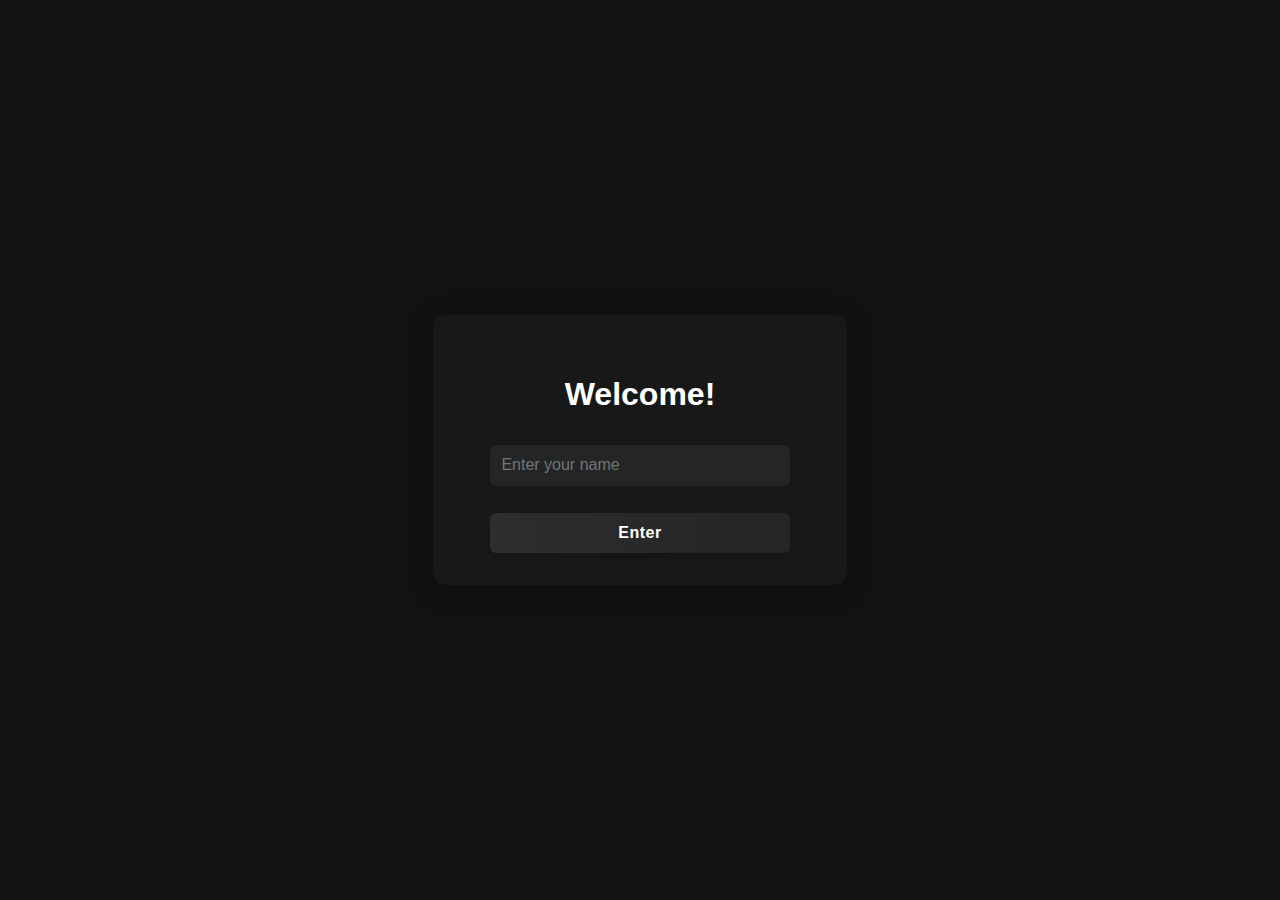
<file: index.html>
<!DOCTYPE html>
<html lang="en">
<head>
  <meta charset="UTF-8">
  <title>Login | Focus Mode Dashboard</title>
  <meta name="viewport" content="width=device-width, initial-scale=1.0">
  <link rel="stylesheet" href="style.css">
  
</head>
<body>
  <div class="login-card">
    <h1>Welcome!</h1>
    <form id="login-form" autocomplete="off">
      <input type="text" id="username" placeholder="Enter your name" required autofocus>
      <button type="submit">Enter</button>
    </form>
  </div>
  <script>
    // On form submit, store name and redirect to dashboard
    document.getElementById('login-form').onsubmit = function(e) {
      e.preventDefault();
      const name = document.getElementById('username').value.trim();
      if (name) {
        localStorage.setItem('focusUserName', name);
        window.location.href = "dashboard.html";
      }
    };
    // If already logged in, skip login
    if (localStorage.getItem('focusUserName')) {
      window.location.href = "dashboard.html";
    }
  </script>
</body>
</html>
</file>
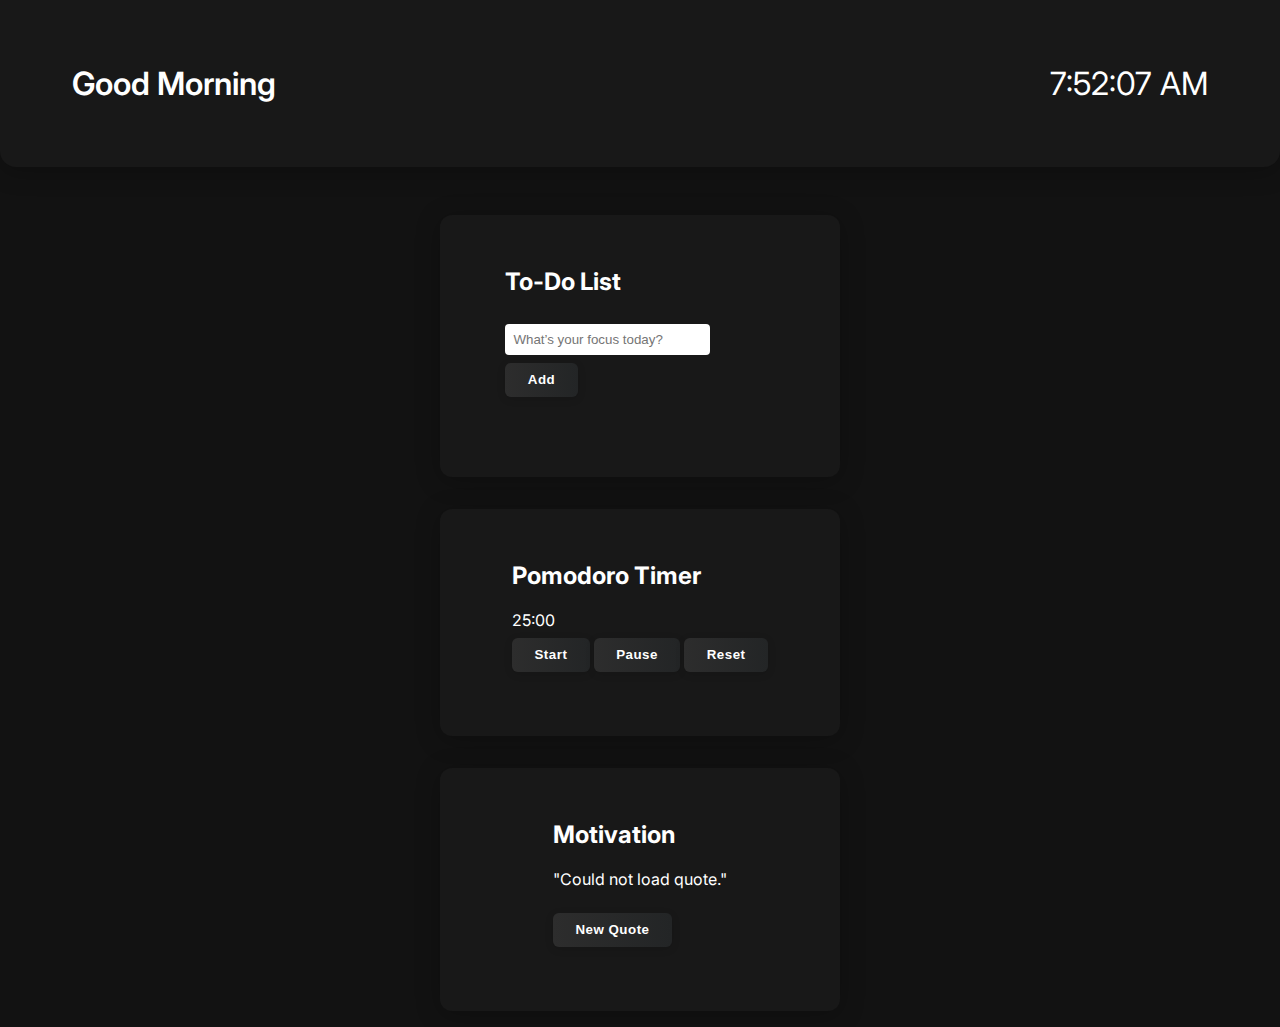
<file: dashboard.html>
<!DOCTYPE html>
<html lang="en">
<head>
  <meta charset="UTF-8">
  <meta name="viewport" content="width=device-width, initial-scale=1.0">
  <title>Focus Mode Dashboard</title>
  <link rel="stylesheet" href="style.css">
  <link href="https://fonts.googleapis.com/css2?family=Inter:wght@400;600&display=swap" rel="stylesheet">
</head>
<body>
  <div class="header-section card">
    <header>
      <h1 id="greeting">Welcome</h1>
      <div id="clock">00:00:00</div>
    </header>
  </div>

  <div class="todo-section card">
    <section class="todo">
      <h2>To-Do List</h2>
      <form id="todo-form">
        <input type="text" id="todo-input" placeholder="What’s your focus today?">
        <button type="submit">Add</button>
      </form>
      <ul id="todo-list"></ul>
    </section>
  </div>

  <div class="pomodoro-section card">
    <section class="pomodoro">
      <h2>Pomodoro Timer</h2>
      <div id="timer">25:00</div>
      <div class="pomodoro-buttons">
        <button id="start">Start</button>
        <button id="pause">Pause</button>
        <button id="reset">Reset</button>
      </div>
    </section>
  </div>

  <div class="quote-section card">
    <section class="quote">
      <h2>Motivation</h2>
      <p id="quote-text">"Loading quote..."</p>
      <button id="new-quote">New Quote</button>
    </section>
  </div>

  <script src="script.js"></script>
</body>
</html>
</file>
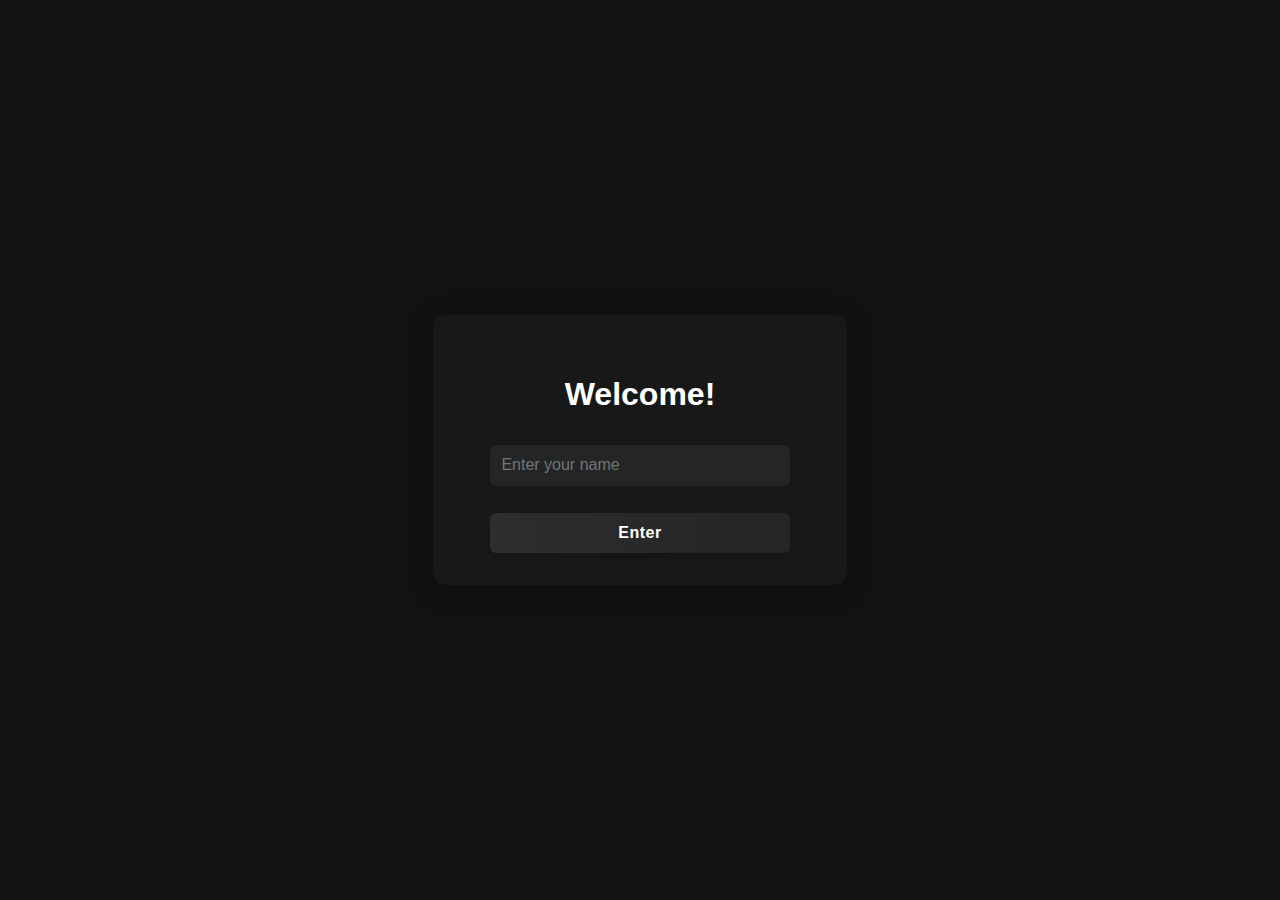
<file: login.html>
<!DOCTYPE html>
<html lang="en">
<head>
  <meta charset="UTF-8">
  <title>Login | Focus Mode Dashboard</title>
  <meta name="viewport" content="width=device-width, initial-scale=1.0">
  <link rel="stylesheet" href="style.css">
  
</head>
<body>
  <div class="login-card">
    <h1>Welcome!</h1>
    <form id="login-form" autocomplete="off">
      <input type="text" id="username" placeholder="Enter your name" required autofocus>
      <button type="submit">Enter</button>
    </form>
  </div>
  <script>
    // On form submit, store name and redirect to dashboard
    document.getElementById('login-form').onsubmit = function(e) {
      e.preventDefault();
      const name = document.getElementById('username').value.trim();
      if (name) {
        localStorage.setItem('focusUserName', name);
        window.location.href = "index.html";
      }
    };
    // If already logged in, skip login
    if (localStorage.getItem('focusUserName')) {
      window.location.href = "index.html";
    }
  </script>
</body>
</html>
</file>
<file: style.css>
body {
  font-family: 'Inter', sans-serif;
  margin: 0;
  padding: 0;
  background: #121212;
  color: #fff;
  min-height: 100vh;
  display: flex;
  flex-direction: column;
  align-items: center;
  justify-content: center;
}

/* .dashboard {
  max-width: 600px;
  margin: auto;
  padding: 2rem;
} -- Removed, not used in html anymore */

.header-section.card {
  width: 100vw;
  max-width: none;
  border-radius: 0 0 16px 16px;
  margin: 0 0 2rem 0;
  box-sizing: border-box;
  padding-left: 0;
  padding-right: 0;
  display: flex;
  justify-content: center;
  align-items: center;
}

.header-section header {
  width: 100%;
  max-width: 1200px;
  display: flex;
  justify-content: space-between;
  align-items: center;
  padding: 2rem;
  box-sizing: border-box;
}

#clock {
  font-size: 2rem;
  margin-top: 0;
}

#greeting {
  font-size: 2rem;
  font-weight: 600;
  margin: 0;
}

section {
  margin-bottom: 2rem;
}

input, button {
  padding: 0.5rem;
  margin-top: 0.5rem;
  border: none;
  border-radius: 4px;
}

#todo-input {
  width: 70%;
}

button {

  background: linear-gradient(90deg, #2d2d2d 0%, #232526 100%);
  color: #fff;
  cursor: pointer;
  transition: 
    background 0.3s,
    box-shadow 0.2s,
    transform 0.1s;
  border: none;
  border-radius: 6px;
  font-weight: 600;
  letter-spacing: 0.5px;
  box-shadow: 0 2px 8px rgba(0,0,0,0.12);
  padding: 0.6rem 1.4rem;
  outline: none;
}

button:hover, button:focus {
  background: linear-gradient(90deg, #3a3a3a 0%, #1a1a1a 100%);
  box-shadow: 0 4px 16px rgba(0,0,0,0.18);
  transform: translateY(-2px) scale(1.03);
}

button:active {
  background: #232526;
  transform: scale(0.98);
}

ul {
  list-style: none;
  padding-left: 0;
}

li {
  margin: 0.5rem 0;
  display: flex;
  justify-content: space-between;
  align-items: center;
}

li span {
  flex: 1;
  margin-right: 1rem; /* Add spacing between todo text and delete button */
}

li button {
  margin-left: auto;    /* Push delete button to the far right */
  min-width: 70px;      /* Optional: keeps button width consistent */
}

.card {
  background: #181818;
  border-radius: 12px;
  box-shadow: 0 4px 24px rgba(0,0,0,0.25);
  padding: 2rem;
  margin: 1rem 0;
  width: 100%;
  max-width: 400px;
  box-sizing: border-box;
  display: flex;
  flex-direction: column;
  align-items: center;
}

/* Login page styling */
.login-card {
  background: #181818;
  border-radius: 12px;
  box-shadow: 0 4px 24px rgba(0,0,0,0.25);
  padding: 2.5rem 2rem 2rem 2rem;
  display: flex;
  flex-direction: column;
  align-items: center;
  max-width: 350px;
  width: 100%;
}

.login-card h1 {
  margin-bottom: 1.5rem;
  font-size: 2rem;
  color: #fff;
  font-weight: 600;
}

.login-card input {
  width: 100%;
  padding: 0.7rem;
  border-radius: 6px;
  border: none;
  margin-bottom: 1.2rem;
  font-size: 1rem;
  background: #232526;
  color: #fff;
  outline: none;
  box-sizing: border-box;
}

.login-card button {
  width: 100%;
  padding: 0.7rem;
  font-size: 1rem;
}
</file>
